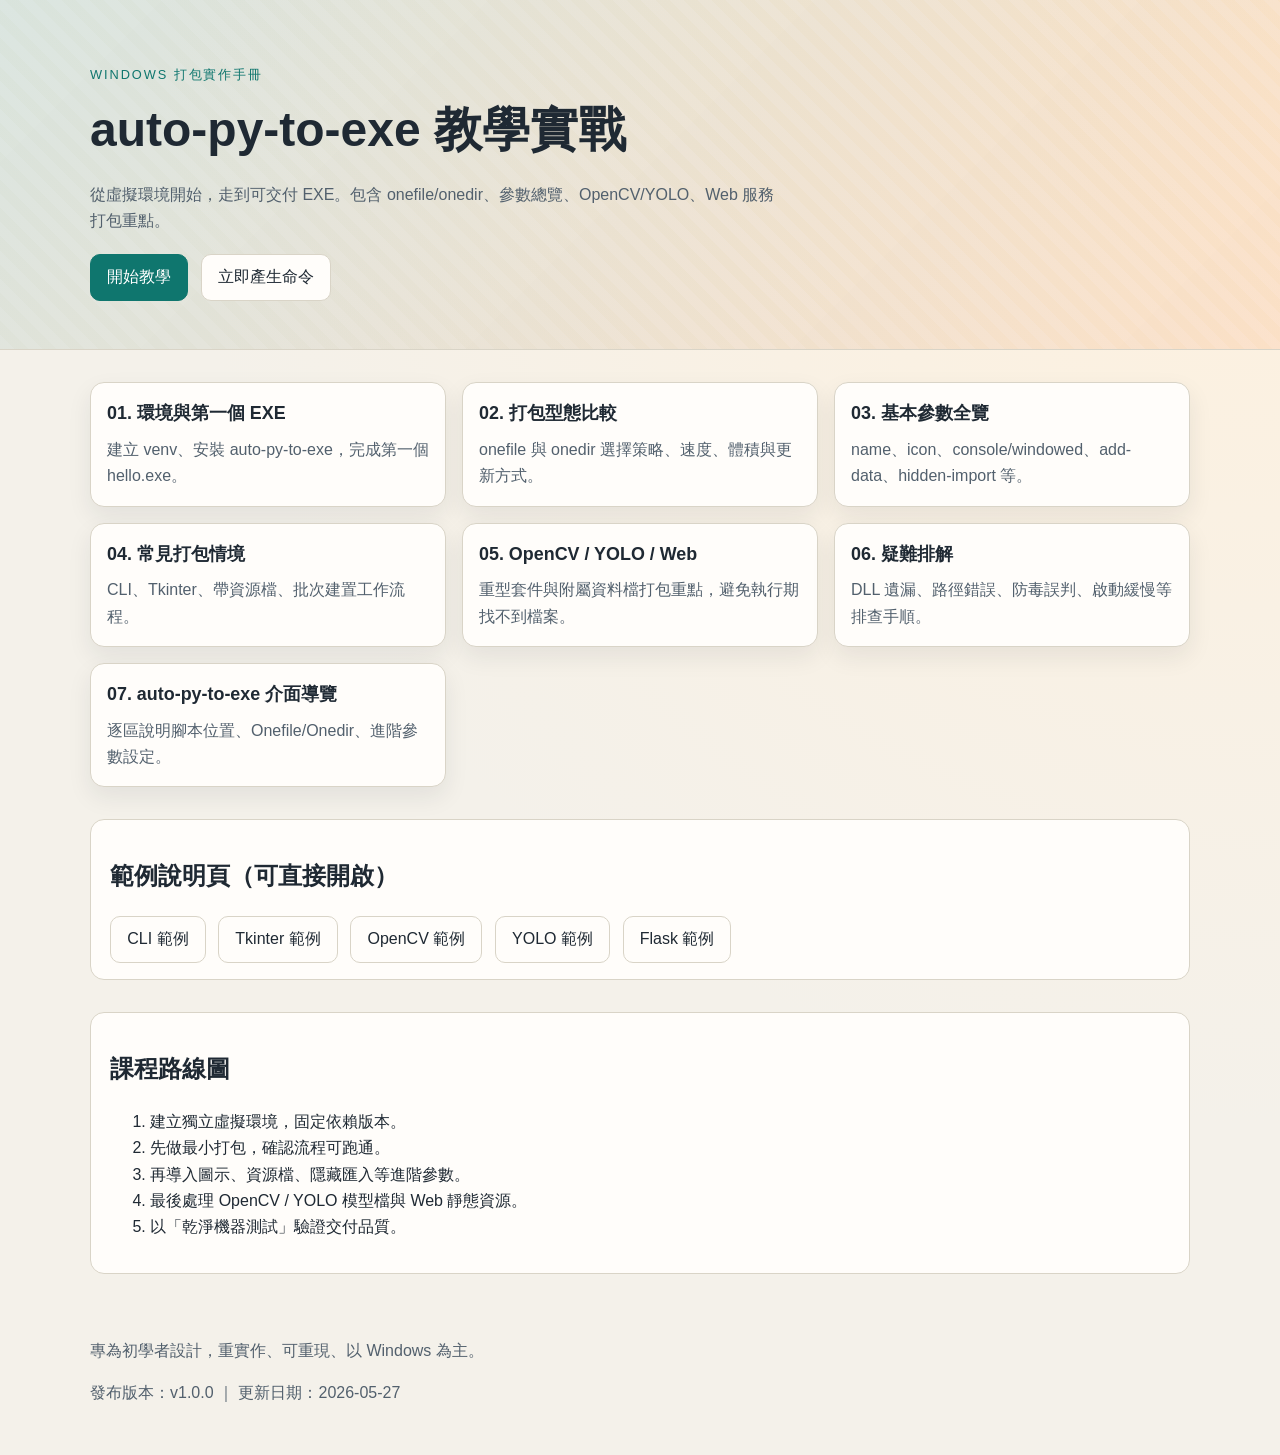
<file: index.html>
<!doctype html>
<html lang="zh-Hant">
  <head>
    <meta charset="UTF-8" />
    <meta name="viewport" content="width=device-width, initial-scale=1.0" />
    <meta
      name="description"
      content="auto-py-to-exe 教學實戰：從虛擬環境到 EXE 打包，涵蓋 onefile/onedir、參數設定、OpenCV/YOLO 與常見問題排查。"
    />

    
    <title>auto-py-to-exe 教學實戰</title>
    <link rel="stylesheet" href="css/style.css" />
  </head>
  <body>
    <header class="hero">
      <div class="container">
        <p class="eyebrow">Windows 打包實作手冊</p>
        <h1>auto-py-to-exe 教學實戰</h1>
        <p class="subtitle">
          從虛擬環境開始，走到可交付 EXE。包含 onefile/onedir、參數總覽、OpenCV/YOLO、Web 服務打包重點。
        </p>
        <div class="hero-actions">
          <a class="btn primary" href="pages/basics.html">開始教學</a>
          <a class="btn" href="pages/parameters.html#command-builder">立即產生命令</a>
        </div>
      </div>
    </header>

    <main class="container">
      <section class="grid cards">
        <a class="card" href="pages/basics.html">
          <h2>01. 環境與第一個 EXE</h2>
          <p>建立 venv、安裝 auto-py-to-exe，完成第一個 hello.exe。</p>
        </a>
        <a class="card" href="pages/packaging.html">
          <h2>02. 打包型態比較</h2>
          <p>onefile 與 onedir 選擇策略、速度、體積與更新方式。</p>
        </a>
        <a class="card" href="pages/parameters.html">
          <h2>03. 基本參數全覽</h2>
          <p>name、icon、console/windowed、add-data、hidden-import 等。</p>
        </a>
        <a class="card" href="pages/scenarios.html">
          <h2>04. 常見打包情境</h2>
          <p>CLI、Tkinter、帶資源檔、批次建置工作流程。</p>
        </a>
        <a class="card" href="pages/heavy-libs.html">
          <h2>05. OpenCV / YOLO / Web</h2>
          <p>重型套件與附屬資料檔打包重點，避免執行期找不到檔案。</p>
        </a>
        <a class="card" href="pages/troubleshooting.html">
          <h2>06. 疑難排解</h2>
          <p>DLL 遺漏、路徑錯誤、防毒誤判、啟動緩慢等排查手順。</p>
        </a>
        <a class="card" href="pages/auto-py-to-exe-ui.html">
          <h2>07. auto-py-to-exe 介面導覽</h2>
          <p>逐區說明腳本位置、Onefile/Onedir、進階參數設定。</p>
        </a>
      </section>

      <section class="panel">
        <h2>範例說明頁（可直接開啟）</h2>
        <div class="hero-actions">
          <a class="btn" href="pages/example-cli.html">CLI 範例</a>
          <a class="btn" href="pages/example-tkinter.html">Tkinter 範例</a>
          <a class="btn" href="pages/example-opencv.html">OpenCV 範例</a>
          <a class="btn" href="pages/example-yolo.html">YOLO 範例</a>
          <a class="btn" href="pages/example-web.html">Flask 範例</a>
        </div>
      </section>

      <section class="panel">
        <h2>課程路線圖</h2>
        <ol>
          <li>建立獨立虛擬環境，固定依賴版本。</li>
          <li>先做最小打包，確認流程可跑通。</li>
          <li>再導入圖示、資源檔、隱藏匯入等進階參數。</li>
          <li>最後處理 OpenCV / YOLO 模型檔與 Web 靜態資源。</li>
          <li>以「乾淨機器測試」驗證交付品質。</li>
        </ol>
      </section>
    </main>

    <footer class="container footer">
      <p>專為初學者設計，重實作、可重現、以 Windows 為主。</p>
      <p>發布版本：v1.0.0 ｜ 更新日期：2026-05-27</p>
    </footer>
  </body>
</html>
</file>
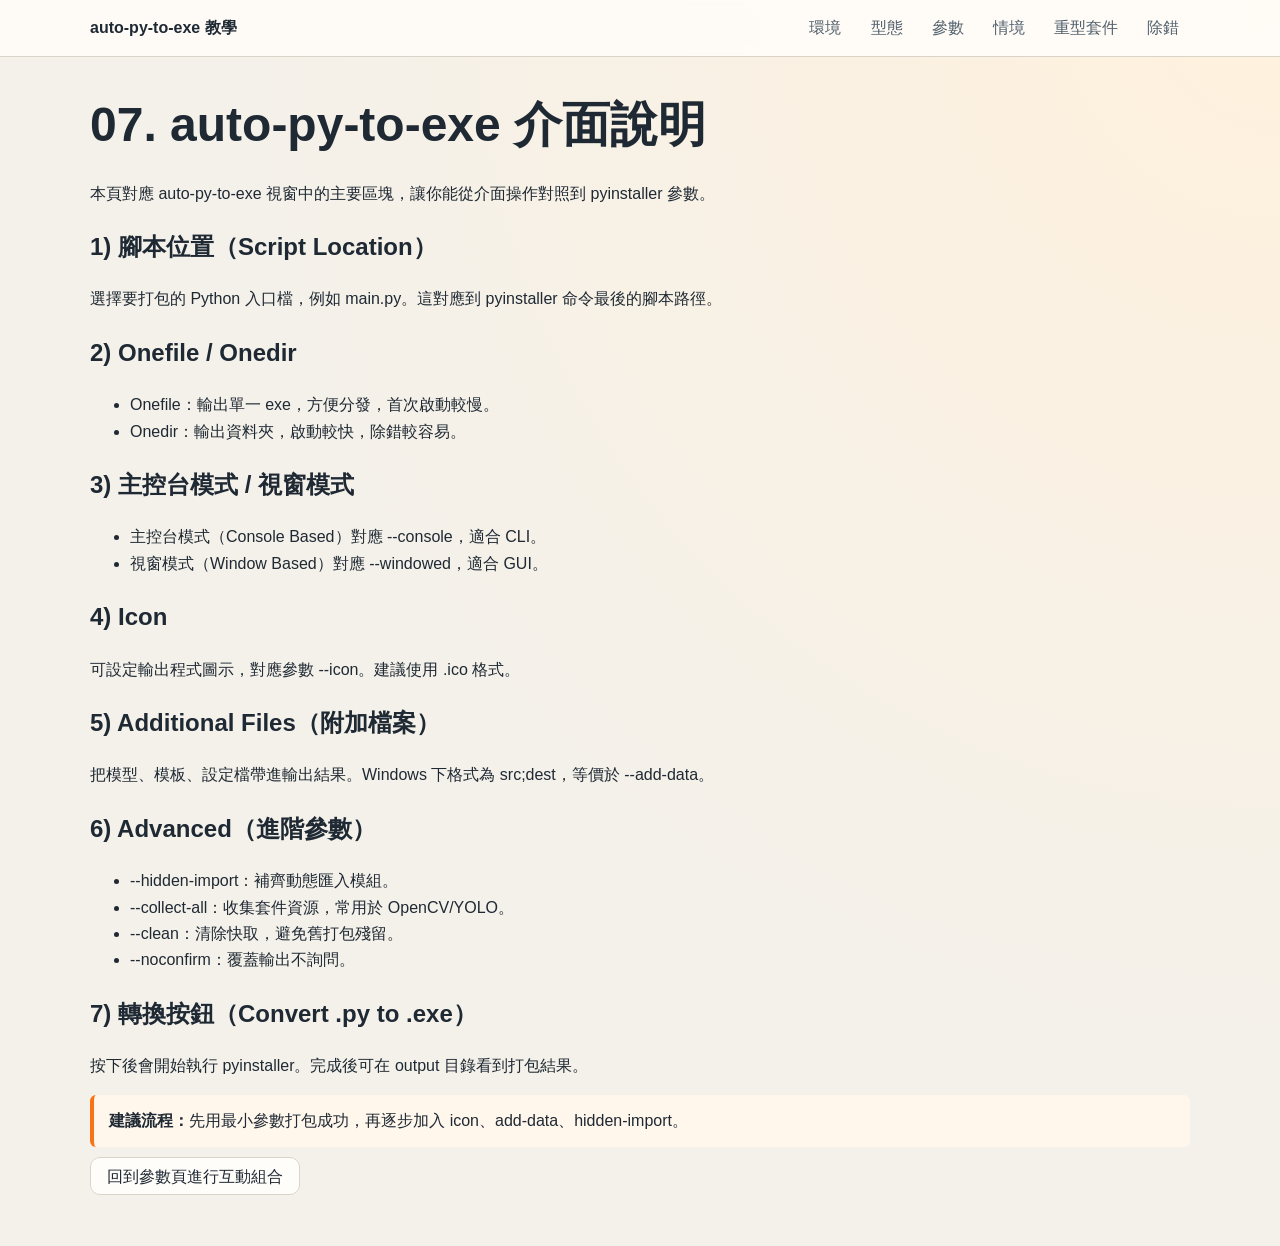
<file: pages/auto-py-to-exe-ui.html>
<!doctype html>
<html lang="zh-Hant">
  <head>
    <meta charset="UTF-8" />
    <meta name="viewport" content="width=device-width, initial-scale=1.0" />
    <title>07. auto-py-to-exe 介面導覽</title>
    <link rel="stylesheet" href="../css/style.css" />
    <script defer src="../js/main.js"></script>
  </head>
  <body>
    <nav class="top-nav">
      <div class="container nav-wrap">
        <a class="nav-brand" href="../index.html">auto-py-to-exe 教學</a>
        <div class="nav-links">
          <a href="basics.html">環境</a>
          <a href="packaging.html">型態</a>
          <a href="parameters.html">參數</a>
          <a href="scenarios.html">情境</a>
          <a href="heavy-libs.html">重型套件</a>
          <a href="troubleshooting.html">除錯</a>
        </div>
      </div>
    </nav>

    <main class="container content">
      <h1>07. auto-py-to-exe 介面說明</h1>
      <p>本頁對應 auto-py-to-exe 視窗中的主要區塊，讓你能從介面操作對照到 pyinstaller 參數。</p>

      <h2>1) 腳本位置（Script Location）</h2>
      <p>選擇要打包的 Python 入口檔，例如 main.py。這對應到 pyinstaller 命令最後的腳本路徑。</p>

      <h2>2) Onefile / Onedir</h2>
      <ul>
        <li>Onefile：輸出單一 exe，方便分發，首次啟動較慢。</li>
        <li>Onedir：輸出資料夾，啟動較快，除錯較容易。</li>
      </ul>

      <h2>3) 主控台模式 / 視窗模式</h2>
      <ul>
        <li>主控台模式（Console Based）對應 --console，適合 CLI。</li>
        <li>視窗模式（Window Based）對應 --windowed，適合 GUI。</li>
      </ul>

      <h2>4) Icon</h2>
      <p>可設定輸出程式圖示，對應參數 --icon。建議使用 .ico 格式。</p>

      <h2>5) Additional Files（附加檔案）</h2>
      <p>把模型、模板、設定檔帶進輸出結果。Windows 下格式為 src;dest，等價於 --add-data。</p>

      <h2>6) Advanced（進階參數）</h2>
      <ul>
        <li>--hidden-import：補齊動態匯入模組。</li>
        <li>--collect-all：收集套件資源，常用於 OpenCV/YOLO。</li>
        <li>--clean：清除快取，避免舊打包殘留。</li>
        <li>--noconfirm：覆蓋輸出不詢問。</li>
      </ul>

      <h2>7) 轉換按鈕（Convert .py to .exe）</h2>
      <p>按下後會開始執行 pyinstaller。完成後可在 output 目錄看到打包結果。</p>

      <div class="callout">
        <strong>建議流程：</strong>先用最小參數打包成功，再逐步加入 icon、add-data、hidden-import。
      </div>

      <p><a class="btn" href="parameters.html">回到參數頁進行互動組合</a></p>
    </main>
  </body>
</html>
</file>
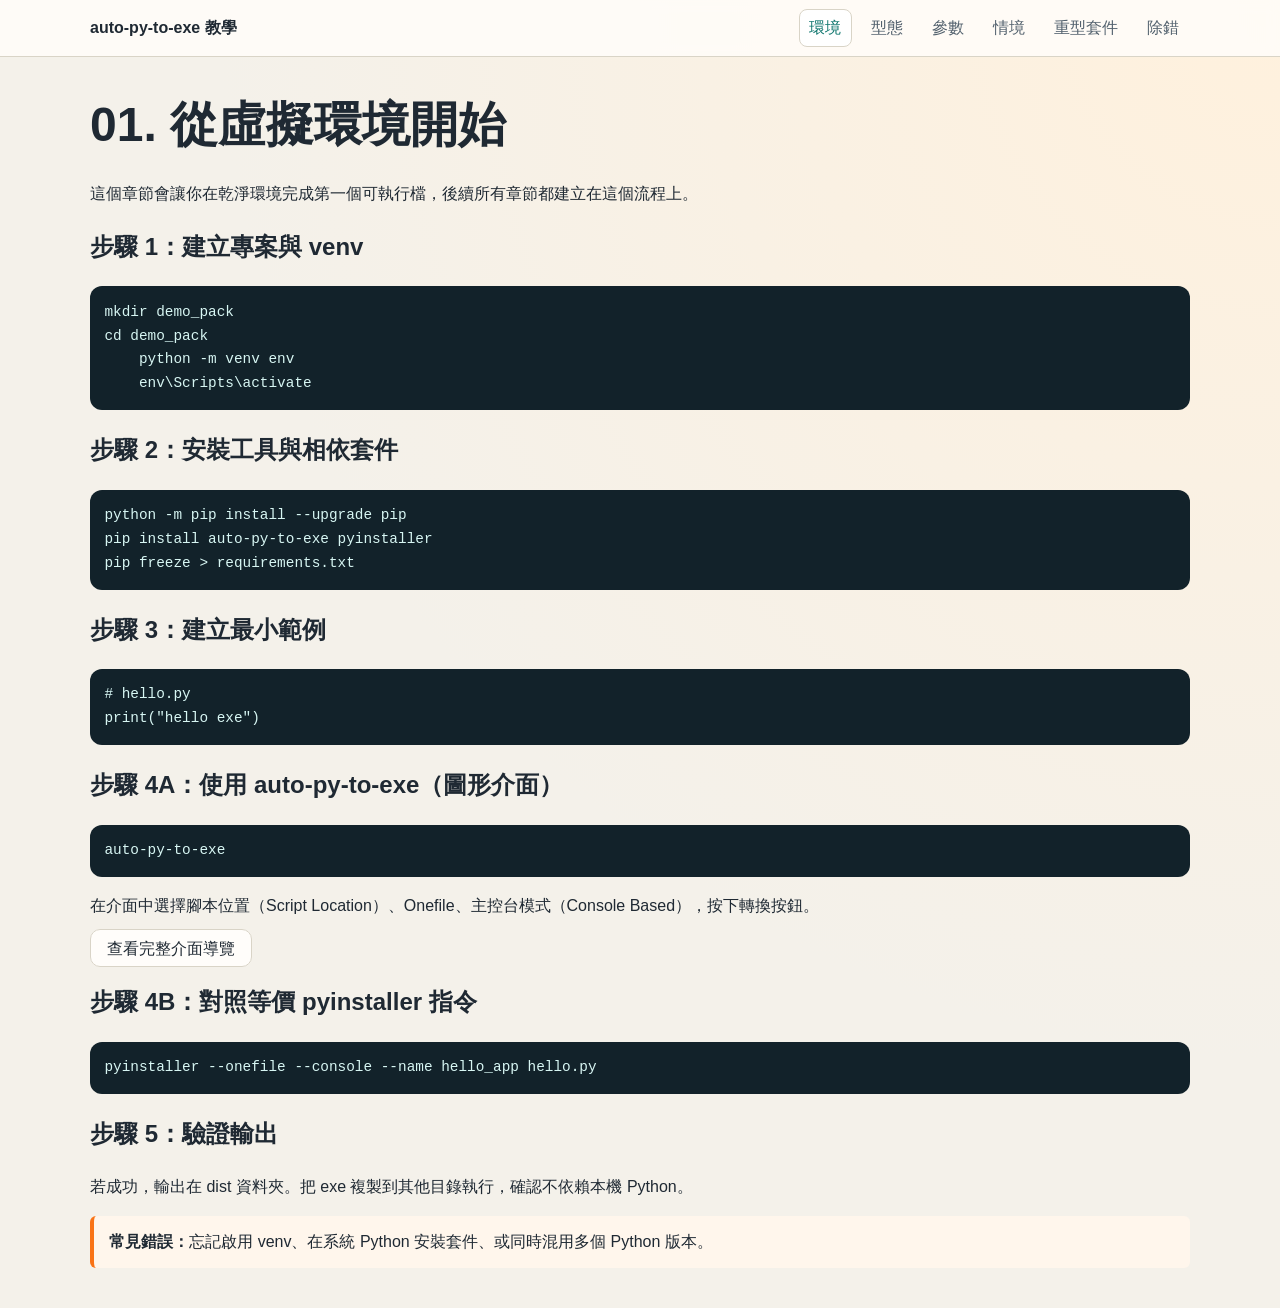
<file: pages/basics.html>
<!doctype html>
<html lang="zh-Hant">
  <head>
    <meta charset="UTF-8" />
    <meta name="viewport" content="width=device-width, initial-scale=1.0" />
    <title>01. 環境與第一個 EXE</title>
    <link rel="stylesheet" href="../css/style.css" />
    <script defer src="../js/main.js"></script>
  </head>
  <body>
    <nav class="top-nav">
      <div class="container nav-wrap">
        <a class="nav-brand" href="../index.html">auto-py-to-exe 教學</a>
        <div class="nav-links">
          <a href="basics.html">環境</a>
          <a href="packaging.html">型態</a>
          <a href="parameters.html">參數</a>
          <a href="scenarios.html">情境</a>
          <a href="heavy-libs.html">重型套件</a>
          <a href="troubleshooting.html">除錯</a>
        </div>
      </div>
    </nav>

    <main class="container content">
      <h1>01. 從虛擬環境開始</h1>
      <p>這個章節會讓你在乾淨環境完成第一個可執行檔，後續所有章節都建立在這個流程上。</p>

      <h2>步驟 1：建立專案與 venv</h2>
      <pre class="code-block">mkdir demo_pack
cd demo_pack
    python -m venv env
    env\Scripts\activate</pre>

      <h2>步驟 2：安裝工具與相依套件</h2>
      <pre class="code-block">python -m pip install --upgrade pip
pip install auto-py-to-exe pyinstaller
pip freeze &gt; requirements.txt</pre>

      <h2>步驟 3：建立最小範例</h2>
      <pre class="code-block"># hello.py
print("hello exe")</pre>

      <h2>步驟 4A：使用 auto-py-to-exe（圖形介面）</h2>
      <pre class="code-block">auto-py-to-exe</pre>
      <p>在介面中選擇腳本位置（Script Location）、Onefile、主控台模式（Console Based），按下轉換按鈕。</p>
      <p><a class="btn" href="auto-py-to-exe-ui.html">查看完整介面導覽</a></p>

      <h2>步驟 4B：對照等價 pyinstaller 指令</h2>
      <pre class="code-block">pyinstaller --onefile --console --name hello_app hello.py</pre>

      <h2>步驟 5：驗證輸出</h2>
      <p>若成功，輸出在 dist 資料夾。把 exe 複製到其他目錄執行，確認不依賴本機 Python。</p>

      <div class="callout">
        <strong>常見錯誤：</strong>忘記啟用 venv、在系統 Python 安裝套件、或同時混用多個 Python 版本。
      </div>
    </main>
  </body>
</html>
</file>
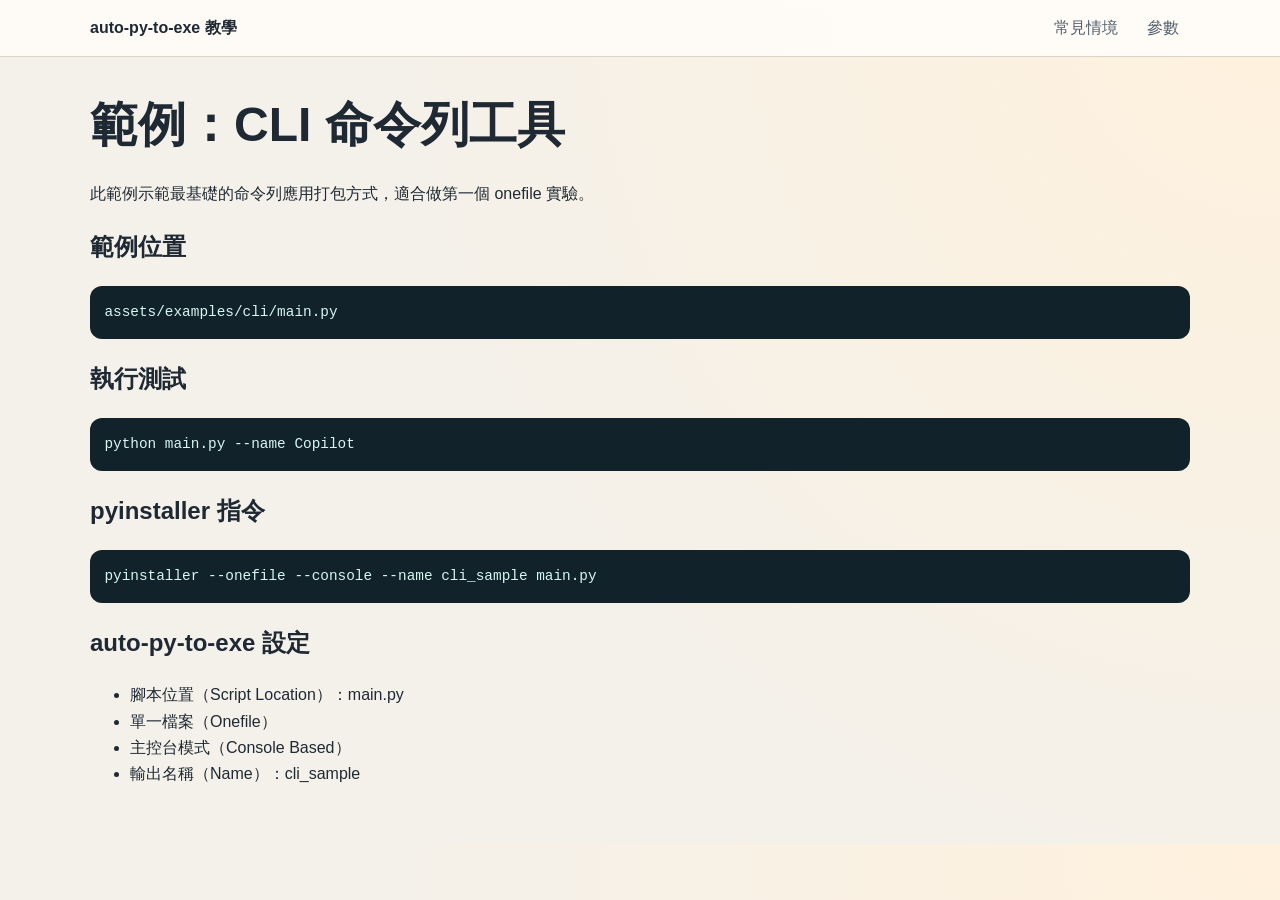
<file: pages/example-cli.html>
<!doctype html>
<html lang="zh-Hant">
  <head>
    <meta charset="UTF-8" />
    <meta name="viewport" content="width=device-width, initial-scale=1.0" />
    <title>範例：CLI</title>
    <link rel="stylesheet" href="../css/style.css" />
    <script defer src="../js/main.js"></script>
  </head>
  <body>
    <nav class="top-nav">
      <div class="container nav-wrap">
        <a class="nav-brand" href="../index.html">auto-py-to-exe 教學</a>
        <div class="nav-links">
          <a href="scenarios.html">常見情境</a>
          <a href="parameters.html">參數</a>
        </div>
      </div>
    </nav>

    <main class="container content">
      <h1>範例：CLI 命令列工具</h1>
      <p>此範例示範最基礎的命令列應用打包方式，適合做第一個 onefile 實驗。</p>

      <h2>範例位置</h2>
      <pre class="code-block">assets/examples/cli/main.py</pre>

      <h2>執行測試</h2>
      <pre class="code-block">python main.py --name Copilot</pre>

      <h2>pyinstaller 指令</h2>
      <pre class="code-block">pyinstaller --onefile --console --name cli_sample main.py</pre>

      <h2>auto-py-to-exe 設定</h2>
      <ul>
        <li>腳本位置（Script Location）：main.py</li>
        <li>單一檔案（Onefile）</li>
        <li>主控台模式（Console Based）</li>
        <li>輸出名稱（Name）：cli_sample</li>
      </ul>
    </main>
  </body>
</html>
</file>
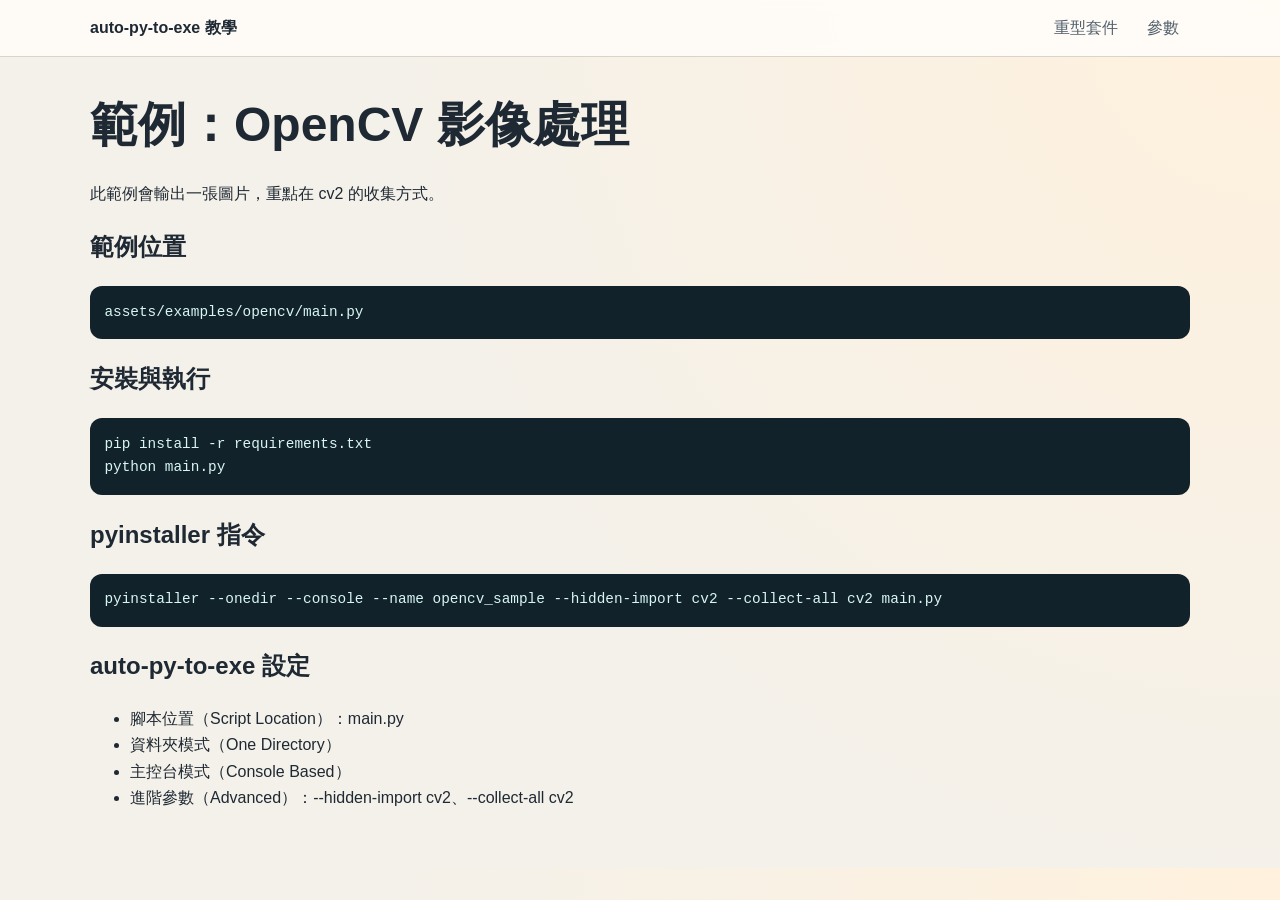
<file: pages/example-opencv.html>
<!doctype html>
<html lang="zh-Hant">
  <head>
    <meta charset="UTF-8" />
    <meta name="viewport" content="width=device-width, initial-scale=1.0" />
    <title>範例：OpenCV</title>
    <link rel="stylesheet" href="../css/style.css" />
    <script defer src="../js/main.js"></script>
  </head>
  <body>
    <nav class="top-nav">
      <div class="container nav-wrap">
        <a class="nav-brand" href="../index.html">auto-py-to-exe 教學</a>
        <div class="nav-links">
          <a href="heavy-libs.html">重型套件</a>
          <a href="parameters.html">參數</a>
        </div>
      </div>
    </nav>

    <main class="container content">
      <h1>範例：OpenCV 影像處理</h1>
      <p>此範例會輸出一張圖片，重點在 cv2 的收集方式。</p>

      <h2>範例位置</h2>
      <pre class="code-block">assets/examples/opencv/main.py</pre>

      <h2>安裝與執行</h2>
      <pre class="code-block">pip install -r requirements.txt
python main.py</pre>

      <h2>pyinstaller 指令</h2>
      <pre class="code-block">pyinstaller --onedir --console --name opencv_sample --hidden-import cv2 --collect-all cv2 main.py</pre>

      <h2>auto-py-to-exe 設定</h2>
      <ul>
        <li>腳本位置（Script Location）：main.py</li>
        <li>資料夾模式（One Directory）</li>
        <li>主控台模式（Console Based）</li>
        <li>進階參數（Advanced）：--hidden-import cv2、--collect-all cv2</li>
      </ul>
    </main>
  </body>
</html>
</file>
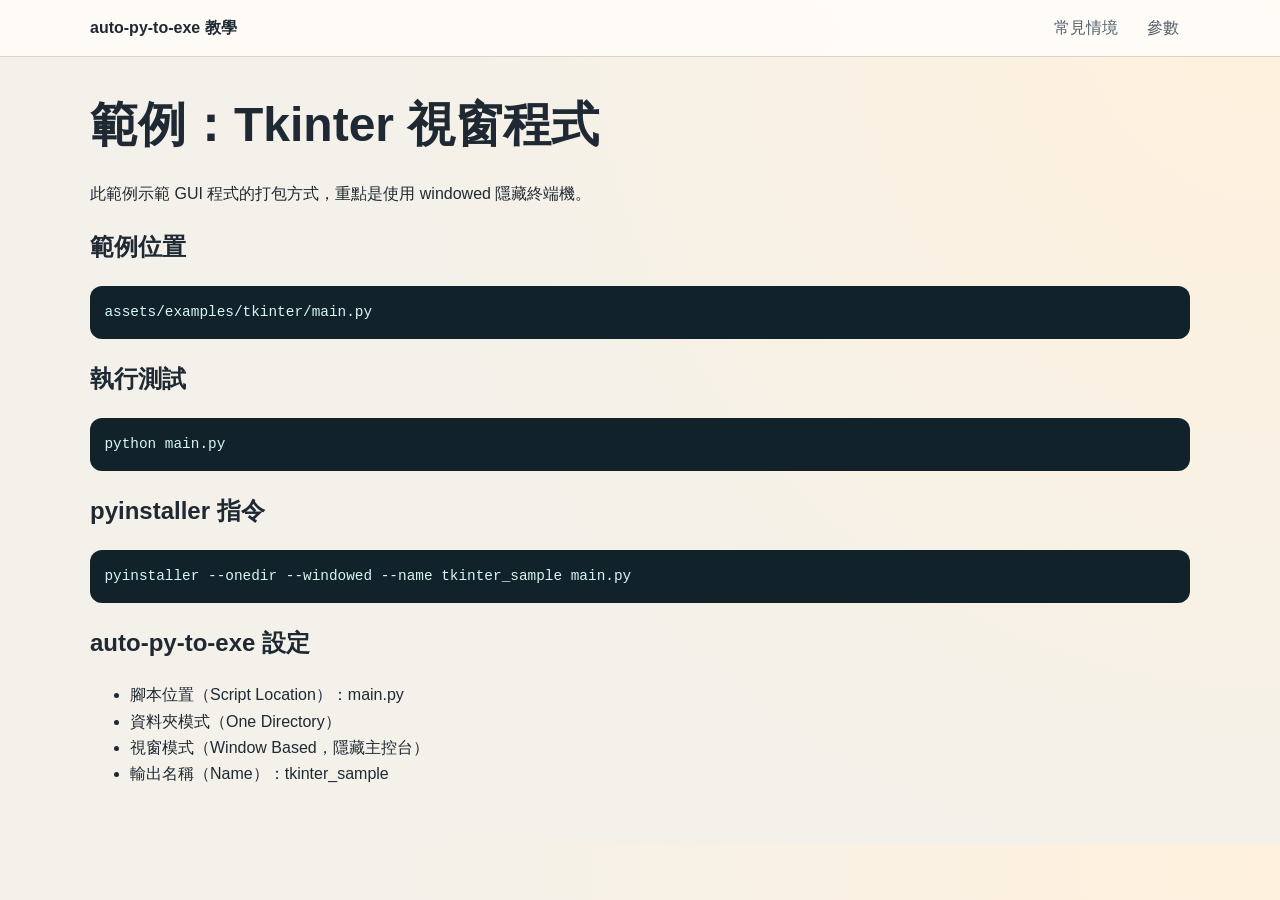
<file: pages/example-tkinter.html>
<!doctype html>
<html lang="zh-Hant">
  <head>
    <meta charset="UTF-8" />
    <meta name="viewport" content="width=device-width, initial-scale=1.0" />
    <title>範例：Tkinter</title>
    <link rel="stylesheet" href="../css/style.css" />
    <script defer src="../js/main.js"></script>
  </head>
  <body>
    <nav class="top-nav">
      <div class="container nav-wrap">
        <a class="nav-brand" href="../index.html">auto-py-to-exe 教學</a>
        <div class="nav-links">
          <a href="scenarios.html">常見情境</a>
          <a href="parameters.html">參數</a>
        </div>
      </div>
    </nav>

    <main class="container content">
      <h1>範例：Tkinter 視窗程式</h1>
      <p>此範例示範 GUI 程式的打包方式，重點是使用 windowed 隱藏終端機。</p>

      <h2>範例位置</h2>
      <pre class="code-block">assets/examples/tkinter/main.py</pre>

      <h2>執行測試</h2>
      <pre class="code-block">python main.py</pre>

      <h2>pyinstaller 指令</h2>
      <pre class="code-block">pyinstaller --onedir --windowed --name tkinter_sample main.py</pre>

      <h2>auto-py-to-exe 設定</h2>
      <ul>
        <li>腳本位置（Script Location）：main.py</li>
        <li>資料夾模式（One Directory）</li>
        <li>視窗模式（Window Based，隱藏主控台）</li>
        <li>輸出名稱（Name）：tkinter_sample</li>
      </ul>
    </main>
  </body>
</html>
</file>
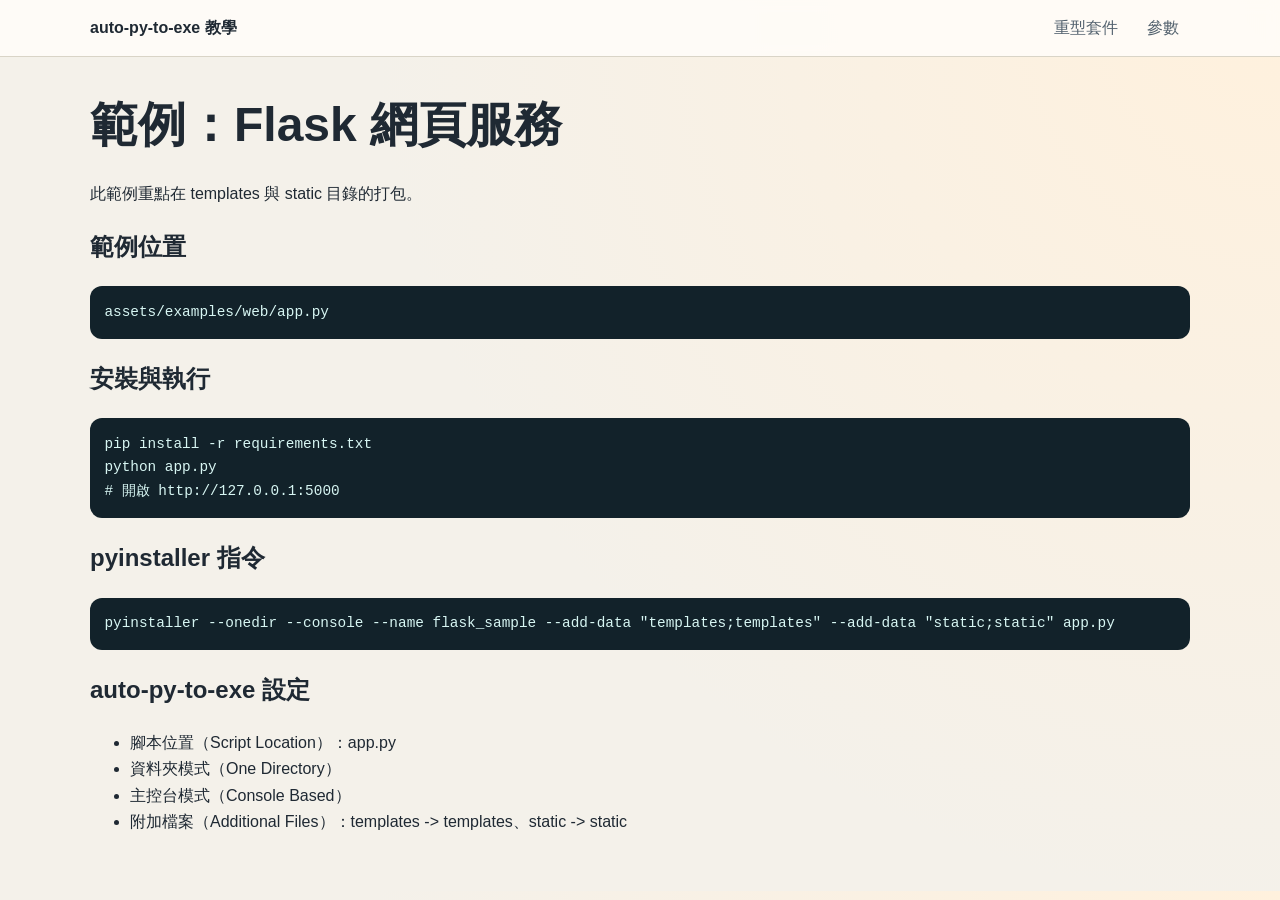
<file: pages/example-web.html>
<!doctype html>
<html lang="zh-Hant">
  <head>
    <meta charset="UTF-8" />
    <meta name="viewport" content="width=device-width, initial-scale=1.0" />
    <title>範例：Flask</title>
    <link rel="stylesheet" href="../css/style.css" />
    <script defer src="../js/main.js"></script>
  </head>
  <body>
    <nav class="top-nav">
      <div class="container nav-wrap">
        <a class="nav-brand" href="../index.html">auto-py-to-exe 教學</a>
        <div class="nav-links">
          <a href="heavy-libs.html">重型套件</a>
          <a href="parameters.html">參數</a>
        </div>
      </div>
    </nav>

    <main class="container content">
      <h1>範例：Flask 網頁服務</h1>
      <p>此範例重點在 templates 與 static 目錄的打包。</p>

      <h2>範例位置</h2>
      <pre class="code-block">assets/examples/web/app.py</pre>

      <h2>安裝與執行</h2>
      <pre class="code-block">pip install -r requirements.txt
python app.py
# 開啟 http://127.0.0.1:5000</pre>

      <h2>pyinstaller 指令</h2>
      <pre class="code-block">pyinstaller --onedir --console --name flask_sample --add-data "templates;templates" --add-data "static;static" app.py</pre>

      <h2>auto-py-to-exe 設定</h2>
      <ul>
        <li>腳本位置（Script Location）：app.py</li>
        <li>資料夾模式（One Directory）</li>
        <li>主控台模式（Console Based）</li>
        <li>附加檔案（Additional Files）：templates -> templates、static -> static</li>
      </ul>
    </main>
  </body>
</html>
</file>
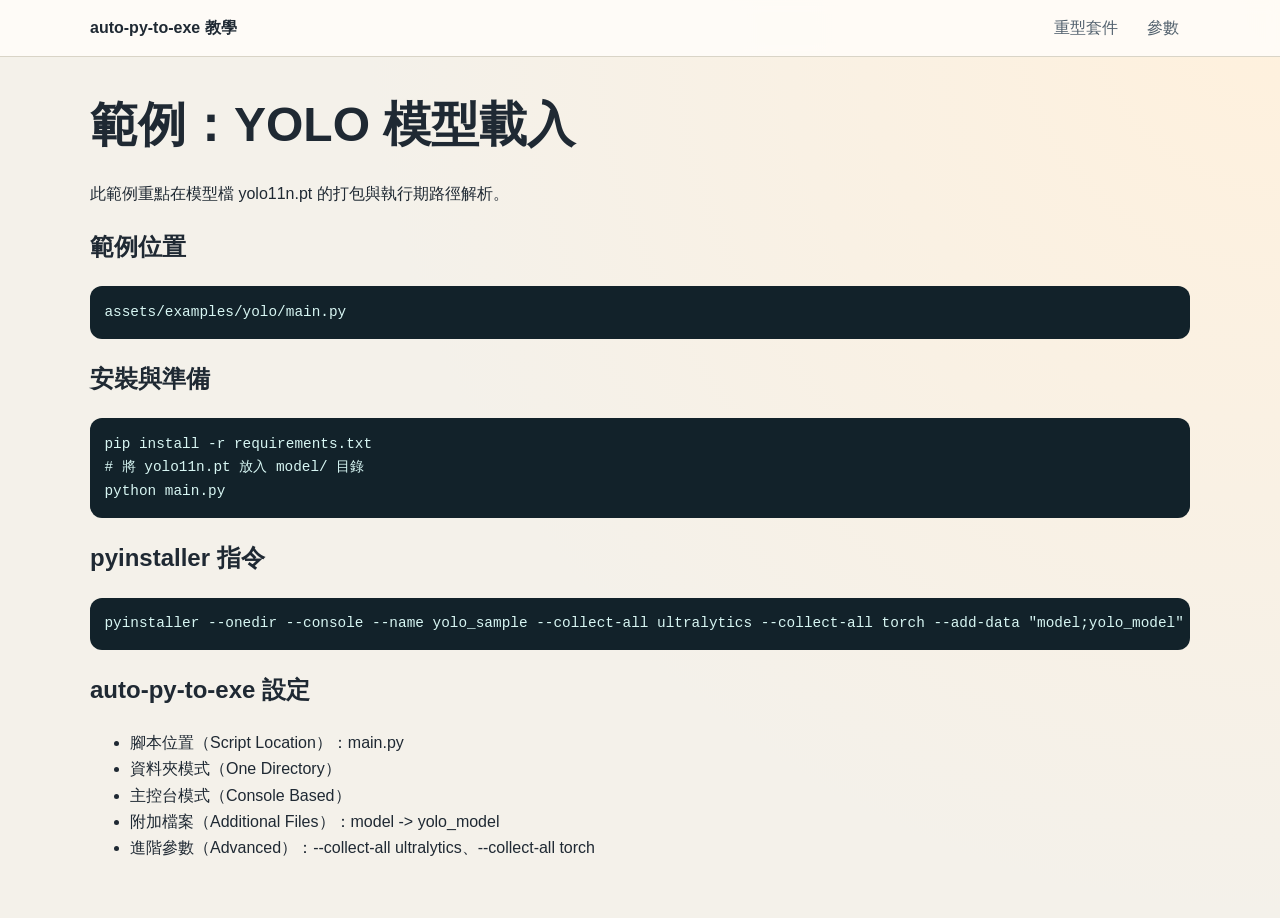
<file: pages/example-yolo.html>
<!doctype html>
<html lang="zh-Hant">
  <head>
    <meta charset="UTF-8" />
    <meta name="viewport" content="width=device-width, initial-scale=1.0" />
    <title>範例：YOLO</title>
    <link rel="stylesheet" href="../css/style.css" />
    <script defer src="../js/main.js"></script>
  </head>
  <body>
    <nav class="top-nav">
      <div class="container nav-wrap">
        <a class="nav-brand" href="../index.html">auto-py-to-exe 教學</a>
        <div class="nav-links">
          <a href="heavy-libs.html">重型套件</a>
          <a href="parameters.html">參數</a>
        </div>
      </div>
    </nav>

    <main class="container content">
      <h1>範例：YOLO 模型載入</h1>
      <p>此範例重點在模型檔 yolo11n.pt 的打包與執行期路徑解析。</p>

      <h2>範例位置</h2>
      <pre class="code-block">assets/examples/yolo/main.py</pre>

      <h2>安裝與準備</h2>
      <pre class="code-block">pip install -r requirements.txt
# 將 yolo11n.pt 放入 model/ 目錄
python main.py</pre>

      <h2>pyinstaller 指令</h2>
      <pre class="code-block">pyinstaller --onedir --console --name yolo_sample --collect-all ultralytics --collect-all torch --add-data "model;yolo_model" main.py</pre>

      <h2>auto-py-to-exe 設定</h2>
      <ul>
        <li>腳本位置（Script Location）：main.py</li>
        <li>資料夾模式（One Directory）</li>
        <li>主控台模式（Console Based）</li>
        <li>附加檔案（Additional Files）：model -> yolo_model</li>
        <li>進階參數（Advanced）：--collect-all ultralytics、--collect-all torch</li>
      </ul>
    </main>
  </body>
</html>
</file>
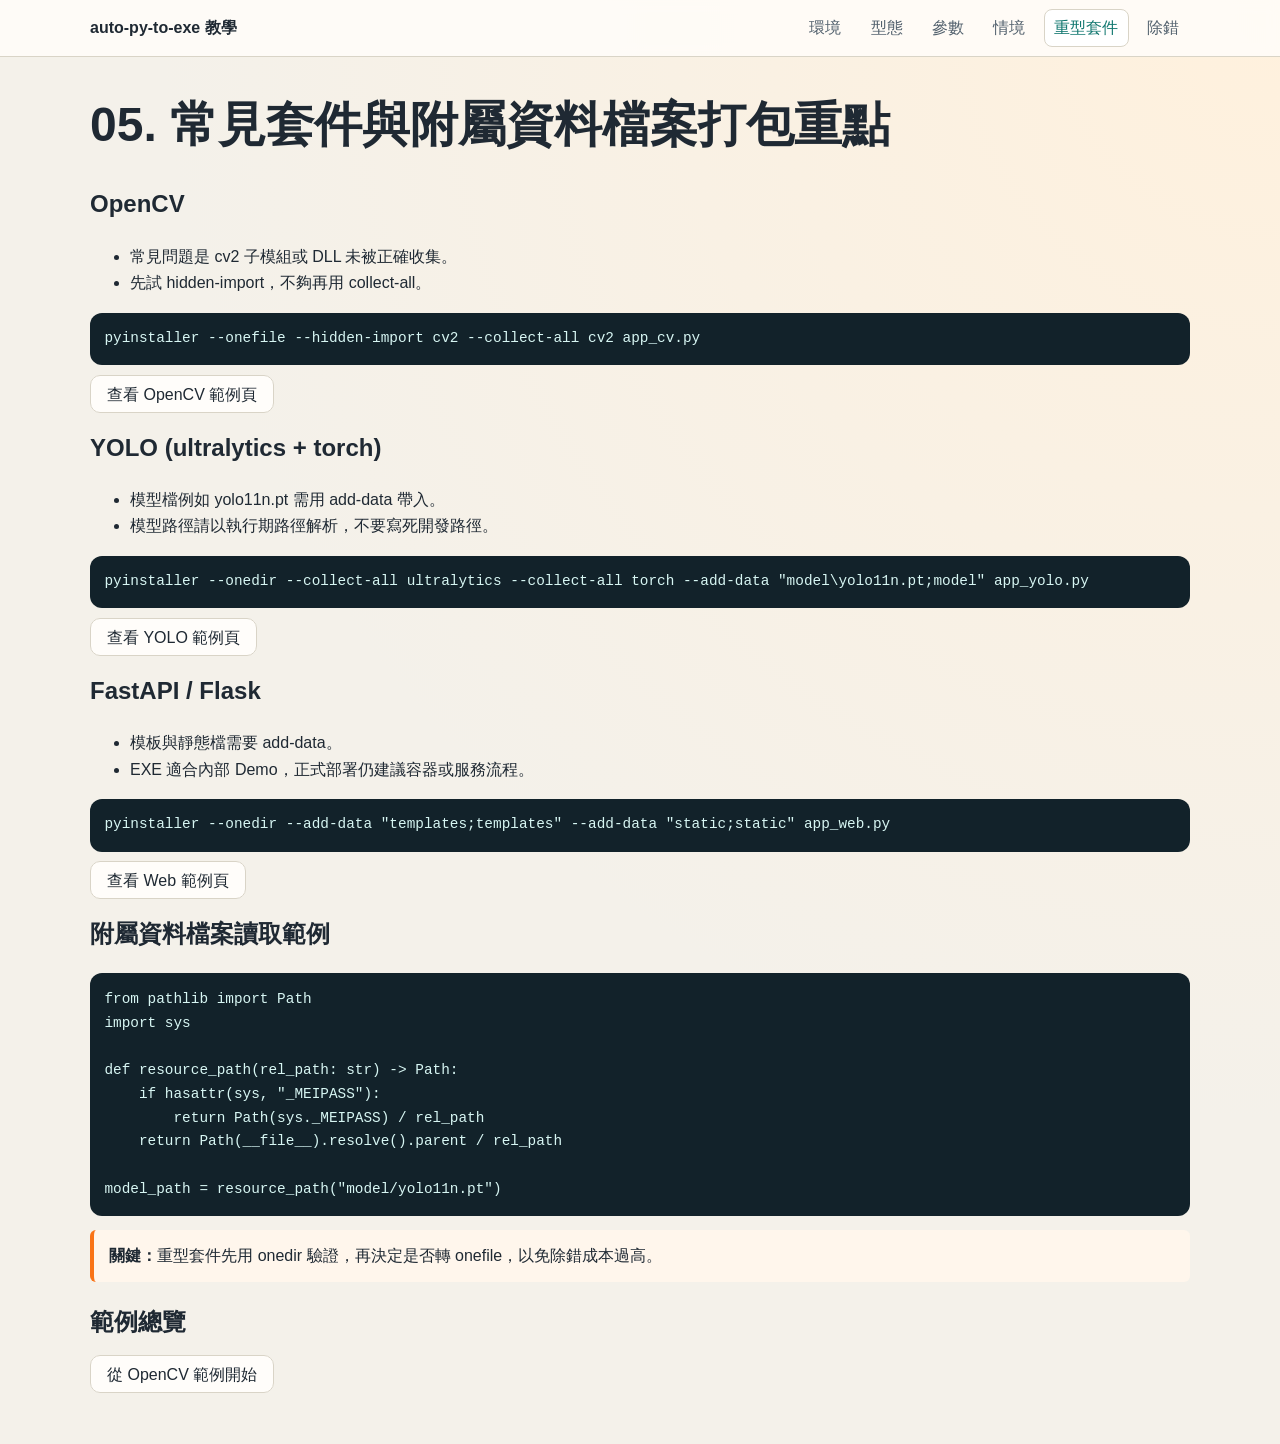
<file: pages/heavy-libs.html>
<!doctype html>
<html lang="zh-Hant">
  <head>
    <meta charset="UTF-8" />
    <meta name="viewport" content="width=device-width, initial-scale=1.0" />
    <title>05. OpenCV / YOLO / Web 打包重點</title>
    <link rel="stylesheet" href="../css/style.css" />
    <script defer src="../js/main.js"></script>
  </head>
  <body>
    <nav class="top-nav">
      <div class="container nav-wrap">
        <a class="nav-brand" href="../index.html">auto-py-to-exe 教學</a>
        <div class="nav-links">
          <a href="basics.html">環境</a>
          <a href="packaging.html">型態</a>
          <a href="parameters.html">參數</a>
          <a href="scenarios.html">情境</a>
          <a href="heavy-libs.html">重型套件</a>
          <a href="troubleshooting.html">除錯</a>
        </div>
      </div>
    </nav>

    <main class="container content">
      <h1>05. 常見套件與附屬資料檔案打包重點</h1>

      <h2>OpenCV</h2>
      <ul>
        <li>常見問題是 cv2 子模組或 DLL 未被正確收集。</li>
        <li>先試 hidden-import，不夠再用 collect-all。</li>
      </ul>
      <pre class="code-block">pyinstaller --onefile --hidden-import cv2 --collect-all cv2 app_cv.py</pre>
      <p><a class="btn" href="example-opencv.html">查看 OpenCV 範例頁</a></p>

      <h2>YOLO (ultralytics + torch)</h2>
      <ul>
        <li>模型檔例如 yolo11n.pt 需用 add-data 帶入。</li>
        <li>模型路徑請以執行期路徑解析，不要寫死開發路徑。</li>
      </ul>
      <pre class="code-block">pyinstaller --onedir --collect-all ultralytics --collect-all torch --add-data "model\yolo11n.pt;model" app_yolo.py</pre>
      <p><a class="btn" href="example-yolo.html">查看 YOLO 範例頁</a></p>

      <h2>FastAPI / Flask</h2>
      <ul>
        <li>模板與靜態檔需要 add-data。</li>
        <li>EXE 適合內部 Demo，正式部署仍建議容器或服務流程。</li>
      </ul>
      <pre class="code-block">pyinstaller --onedir --add-data "templates;templates" --add-data "static;static" app_web.py</pre>
      <p><a class="btn" href="example-web.html">查看 Web 範例頁</a></p>

      <h2>附屬資料檔案讀取範例</h2>
      <pre class="code-block">from pathlib import Path
import sys

def resource_path(rel_path: str) -> Path:
    if hasattr(sys, "_MEIPASS"):
        return Path(sys._MEIPASS) / rel_path
    return Path(__file__).resolve().parent / rel_path

model_path = resource_path("model/yolo11n.pt")</pre>

      <div class="callout">
        <strong>關鍵：</strong>重型套件先用 onedir 驗證，再決定是否轉 onefile，以免除錯成本過高。
      </div>

      <h2>範例總覽</h2>
      <p><a class="btn" href="example-opencv.html">從 OpenCV 範例開始</a></p>
    </main>
  </body>
</html>
</file>
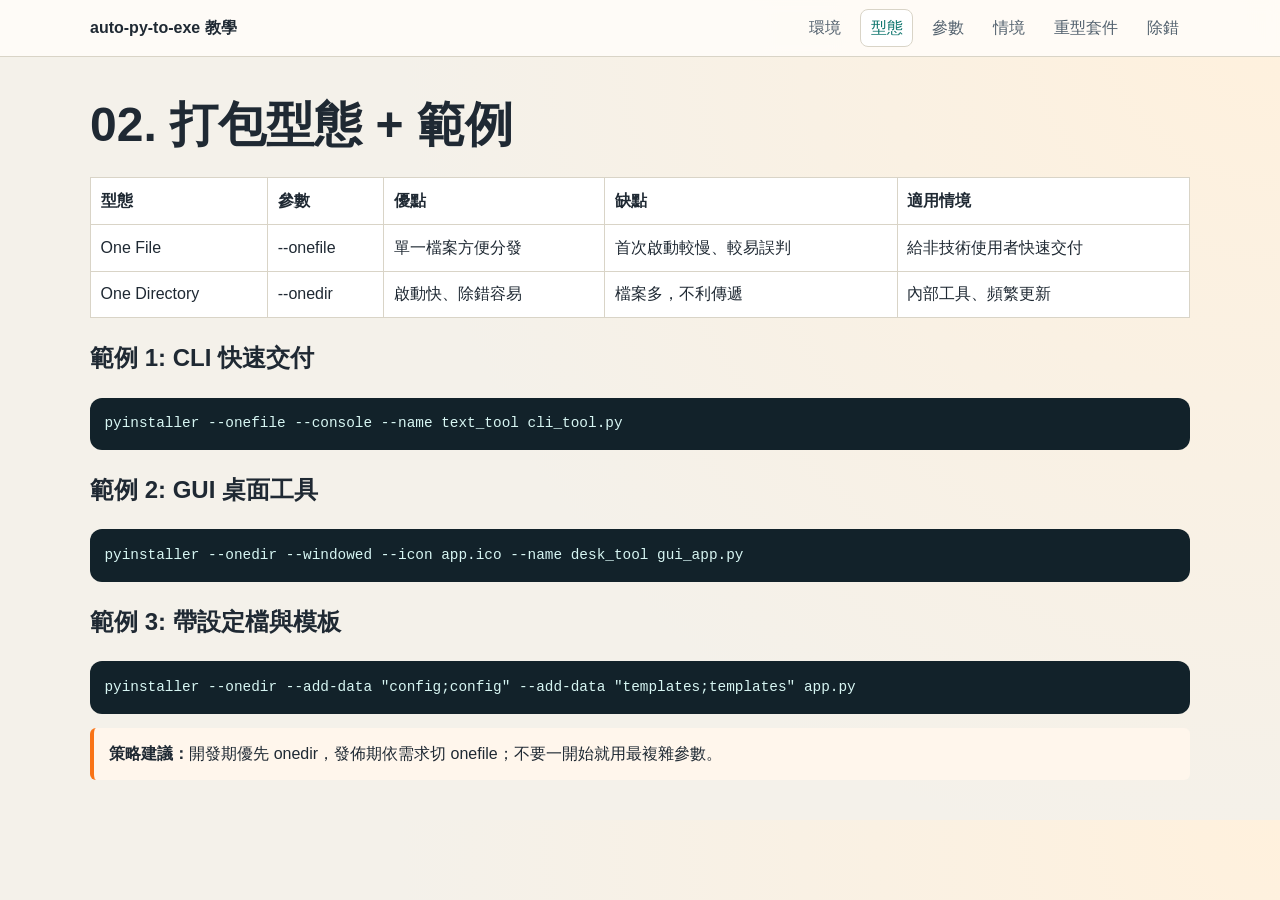
<file: pages/packaging.html>
<!doctype html>
<html lang="zh-Hant">
  <head>
    <meta charset="UTF-8" />
    <meta name="viewport" content="width=device-width, initial-scale=1.0" />
    <title>02. 打包型態比較</title>
    <link rel="stylesheet" href="../css/style.css" />
    <script defer src="../js/main.js"></script>
  </head>
  <body>
    <nav class="top-nav">
      <div class="container nav-wrap">
        <a class="nav-brand" href="../index.html">auto-py-to-exe 教學</a>
        <div class="nav-links">
          <a href="basics.html">環境</a>
          <a href="packaging.html">型態</a>
          <a href="parameters.html">參數</a>
          <a href="scenarios.html">情境</a>
          <a href="heavy-libs.html">重型套件</a>
          <a href="troubleshooting.html">除錯</a>
        </div>
      </div>
    </nav>

    <main class="container content">
      <h1>02. 打包型態 + 範例</h1>

      <div class="table-wrap">
        <table>
          <thead>
            <tr>
              <th>型態</th>
              <th>參數</th>
              <th>優點</th>
              <th>缺點</th>
              <th>適用情境</th>
            </tr>
          </thead>
          <tbody>
            <tr>
              <td>One File</td>
              <td>--onefile</td>
              <td>單一檔案方便分發</td>
              <td>首次啟動較慢、較易誤判</td>
              <td>給非技術使用者快速交付</td>
            </tr>
            <tr>
              <td>One Directory</td>
              <td>--onedir</td>
              <td>啟動快、除錯容易</td>
              <td>檔案多，不利傳遞</td>
              <td>內部工具、頻繁更新</td>
            </tr>
          </tbody>
        </table>
      </div>

      <h2>範例 1: CLI 快速交付</h2>
      <pre class="code-block">pyinstaller --onefile --console --name text_tool cli_tool.py</pre>

      <h2>範例 2: GUI 桌面工具</h2>
      <pre class="code-block">pyinstaller --onedir --windowed --icon app.ico --name desk_tool gui_app.py</pre>

      <h2>範例 3: 帶設定檔與模板</h2>
      <pre class="code-block">pyinstaller --onedir --add-data "config;config" --add-data "templates;templates" app.py</pre>

      <div class="callout">
        <strong>策略建議：</strong>開發期優先 onedir，發佈期依需求切 onefile；不要一開始就用最複雜參數。
      </div>
    </main>
  </body>
</html>
</file>
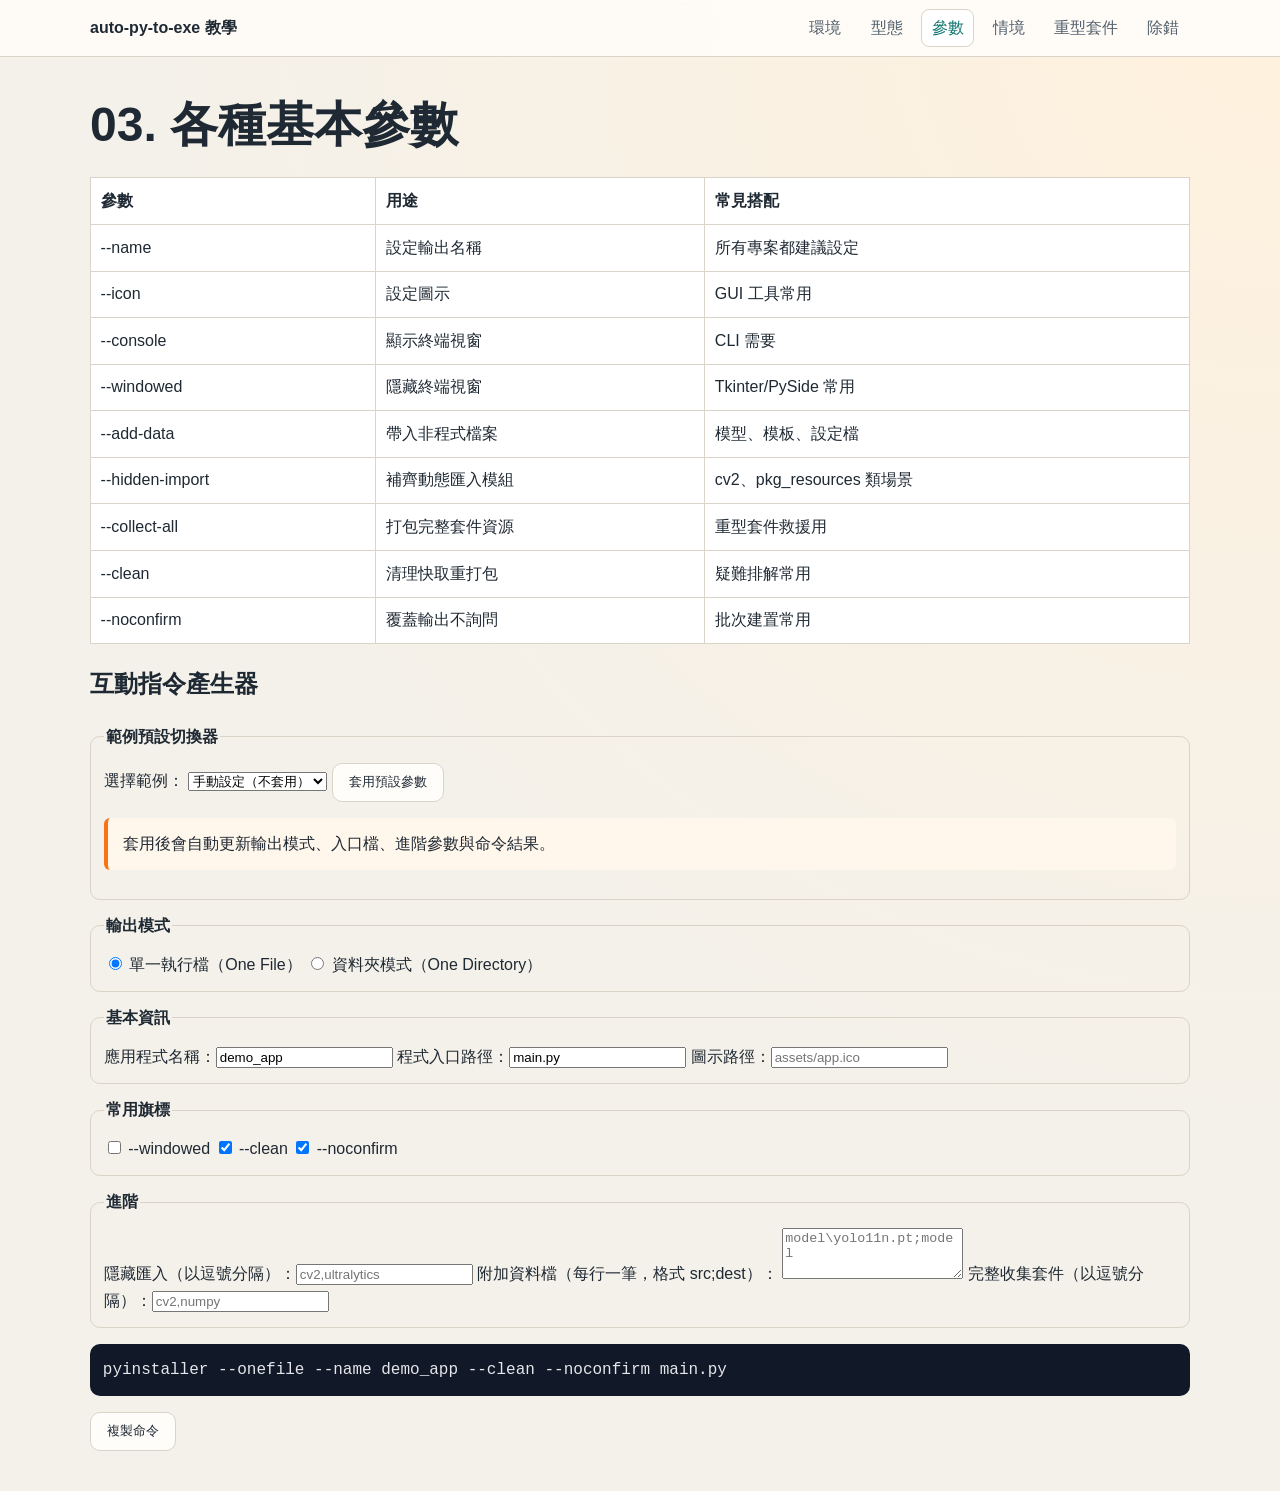
<file: pages/parameters.html>
<!doctype html>
<html lang="zh-Hant">
  <head>
    <meta charset="UTF-8" />
    <meta name="viewport" content="width=device-width, initial-scale=1.0" />
    <title>03. 基本參數全覽</title>
    <link rel="stylesheet" href="../css/style.css" />
    <script defer src="../js/main.js"></script>
    <script defer src="../js/interactive.js"></script>
  </head>
  <body>
    <nav class="top-nav">
      <div class="container nav-wrap">
        <a class="nav-brand" href="../index.html">auto-py-to-exe 教學</a>
        <div class="nav-links">
          <a href="basics.html">環境</a>
          <a href="packaging.html">型態</a>
          <a href="parameters.html">參數</a>
          <a href="scenarios.html">情境</a>
          <a href="heavy-libs.html">重型套件</a>
          <a href="troubleshooting.html">除錯</a>
        </div>
      </div>
    </nav>

    <main class="container content">
      <h1>03. 各種基本參數</h1>
      <div class="table-wrap">
        <table>
          <thead>
            <tr>
              <th>參數</th>
              <th>用途</th>
              <th>常見搭配</th>
            </tr>
          </thead>
          <tbody>
            <tr><td>--name</td><td>設定輸出名稱</td><td>所有專案都建議設定</td></tr>
            <tr><td>--icon</td><td>設定圖示</td><td>GUI 工具常用</td></tr>
            <tr><td>--console</td><td>顯示終端視窗</td><td>CLI 需要</td></tr>
            <tr><td>--windowed</td><td>隱藏終端視窗</td><td>Tkinter/PySide 常用</td></tr>
            <tr><td>--add-data</td><td>帶入非程式檔案</td><td>模型、模板、設定檔</td></tr>
            <tr><td>--hidden-import</td><td>補齊動態匯入模組</td><td>cv2、pkg_resources 類場景</td></tr>
            <tr><td>--collect-all</td><td>打包完整套件資源</td><td>重型套件救援用</td></tr>
            <tr><td>--clean</td><td>清理快取重打包</td><td>疑難排解常用</td></tr>
            <tr><td>--noconfirm</td><td>覆蓋輸出不詢問</td><td>批次建置常用</td></tr>
          </tbody>
        </table>
      </div>

      <h2 id="command-builder">互動指令產生器</h2>

      <fieldset>
        <legend class="legend">範例預設切換器</legend>
        <label>
          選擇範例：
          <select id="presetSelect">
            <option value="">手動設定（不套用）</option>
            <option value="cli">CLI 命令列工具</option>
            <option value="tkinter">Tkinter 視窗工具</option>
            <option value="opencv">OpenCV 影像處理</option>
            <option value="yolo">YOLO 模型載入</option>
            <option value="web">Flask 網頁服務</option>
          </select>
        </label>
        <button class="btn" id="applyPresetBtn" type="button">套用預設參數</button>
        <p class="callout">套用後會自動更新輸出模式、入口檔、進階參數與命令結果。</p>
      </fieldset>

      <form id="builderForm">
        <fieldset>
          <legend class="legend">輸出模式</legend>
          <label><input type="radio" name="mode" value="--onefile" checked /> 單一執行檔（One File）</label>
          <label><input type="radio" name="mode" value="--onedir" /> 資料夾模式（One Directory）</label>
        </fieldset>

        <fieldset>
          <legend class="legend">基本資訊</legend>
          <label>應用程式名稱：<input id="appName" value="demo_app" /></label>
          <label>程式入口路徑：<input id="scriptPath" value="main.py" /></label>
          <label>圖示路徑：<input id="iconPath" placeholder="assets/app.ico" /></label>
        </fieldset>

        <fieldset>
          <legend class="legend">常用旗標</legend>
          <label><input id="windowed" type="checkbox" /> --windowed</label>
          <label><input id="clean" type="checkbox" checked /> --clean</label>
          <label><input id="noconfirm" type="checkbox" checked /> --noconfirm</label>
        </fieldset>

        <fieldset>
          <legend class="legend">進階</legend>
          <label>隱藏匯入（以逗號分隔）：<input id="hiddenImports" placeholder="cv2,ultralytics" /></label>
          <label>附加資料檔（每行一筆，格式 src;dest）：</label>
          <textarea id="addData" rows="3" placeholder="model\yolo11n.pt;model"></textarea>
          <label>完整收集套件（以逗號分隔）：<input id="collectAll" placeholder="cv2,numpy" /></label>
        </fieldset>
      </form>

      <p class="output" id="commandOutput"></p>
      <button class="btn" type="button" onclick="copyCommand()">複製命令</button>
    </main>
  </body>
</html>
</file>
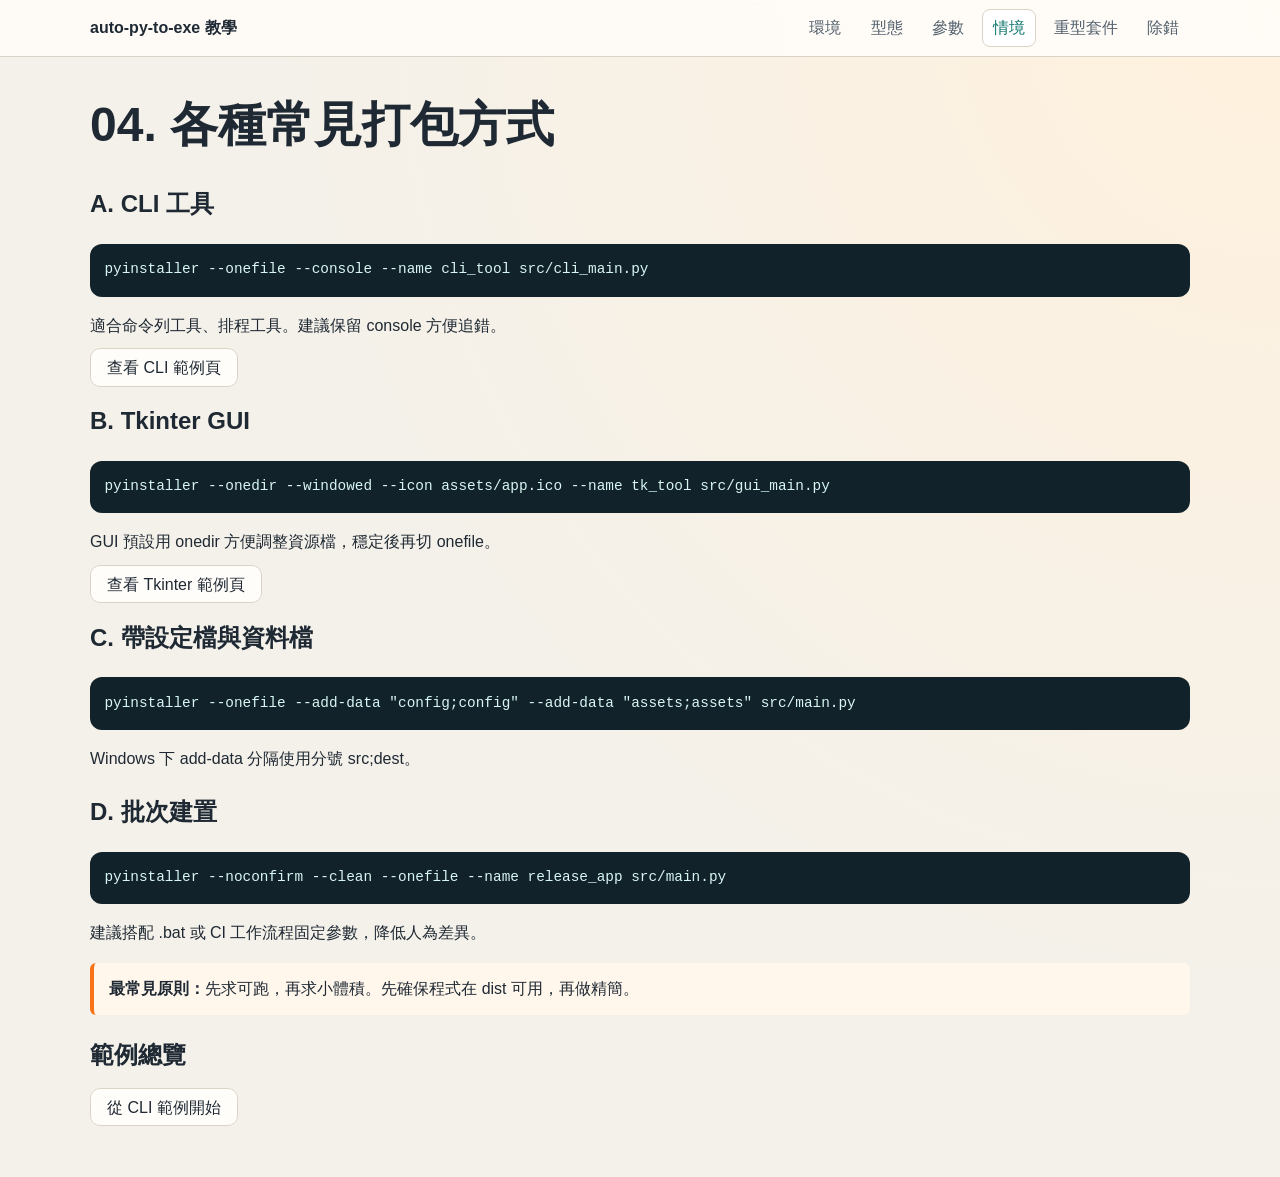
<file: pages/scenarios.html>
<!doctype html>
<html lang="zh-Hant">
  <head>
    <meta charset="UTF-8" />
    <meta name="viewport" content="width=device-width, initial-scale=1.0" />
    <title>04. 常見打包方式</title>
    <link rel="stylesheet" href="../css/style.css" />
    <script defer src="../js/main.js"></script>
  </head>
  <body>
    <nav class="top-nav">
      <div class="container nav-wrap">
        <a class="nav-brand" href="../index.html">auto-py-to-exe 教學</a>
        <div class="nav-links">
          <a href="basics.html">環境</a>
          <a href="packaging.html">型態</a>
          <a href="parameters.html">參數</a>
          <a href="scenarios.html">情境</a>
          <a href="heavy-libs.html">重型套件</a>
          <a href="troubleshooting.html">除錯</a>
        </div>
      </div>
    </nav>

    <main class="container content">
      <h1>04. 各種常見打包方式</h1>

      <h2>A. CLI 工具</h2>
      <pre class="code-block">pyinstaller --onefile --console --name cli_tool src/cli_main.py</pre>
      <p>適合命令列工具、排程工具。建議保留 console 方便追錯。</p>
      <p><a class="btn" href="example-cli.html">查看 CLI 範例頁</a></p>

      <h2>B. Tkinter GUI</h2>
      <pre class="code-block">pyinstaller --onedir --windowed --icon assets/app.ico --name tk_tool src/gui_main.py</pre>
      <p>GUI 預設用 onedir 方便調整資源檔，穩定後再切 onefile。</p>
      <p><a class="btn" href="example-tkinter.html">查看 Tkinter 範例頁</a></p>

      <h2>C. 帶設定檔與資料檔</h2>
      <pre class="code-block">pyinstaller --onefile --add-data "config;config" --add-data "assets;assets" src/main.py</pre>
      <p>Windows 下 add-data 分隔使用分號 src;dest。</p>

      <h2>D. 批次建置</h2>
      <pre class="code-block">pyinstaller --noconfirm --clean --onefile --name release_app src/main.py</pre>
      <p>建議搭配 .bat 或 CI 工作流程固定參數，降低人為差異。</p>

      <div class="callout">
        <strong>最常見原則：</strong>先求可跑，再求小體積。先確保程式在 dist 可用，再做精簡。
      </div>

      <h2>範例總覽</h2>
      <p><a class="btn" href="example-cli.html">從 CLI 範例開始</a></p>
    </main>
  </body>
</html>
</file>
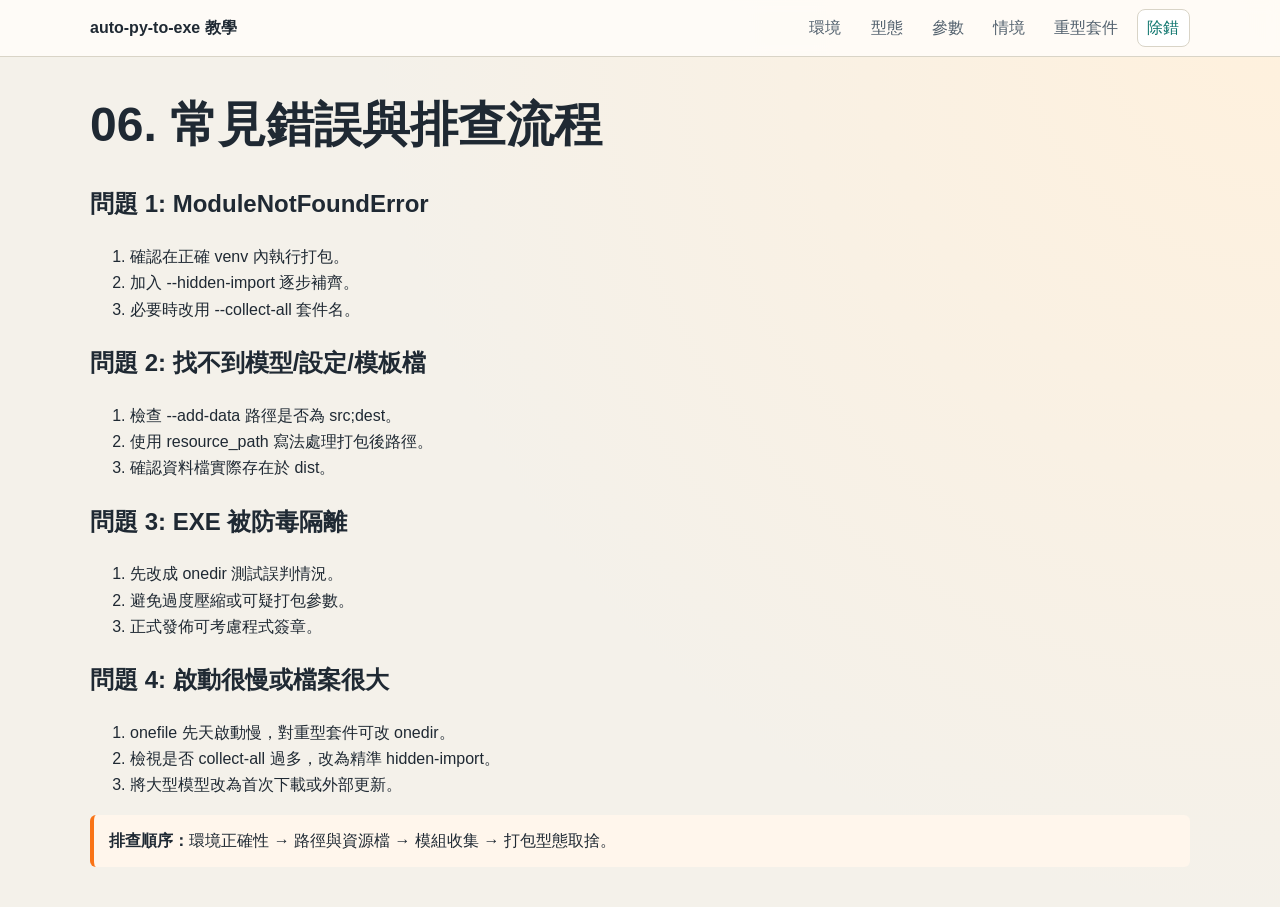
<file: pages/troubleshooting.html>
<!doctype html>
<html lang="zh-Hant">
  <head>
    <meta charset="UTF-8" />
    <meta name="viewport" content="width=device-width, initial-scale=1.0" />
    <title>06. 疑難排解</title>
    <link rel="stylesheet" href="../css/style.css" />
    <script defer src="../js/main.js"></script>
  </head>
  <body>
    <nav class="top-nav">
      <div class="container nav-wrap">
        <a class="nav-brand" href="../index.html">auto-py-to-exe 教學</a>
        <div class="nav-links">
          <a href="basics.html">環境</a>
          <a href="packaging.html">型態</a>
          <a href="parameters.html">參數</a>
          <a href="scenarios.html">情境</a>
          <a href="heavy-libs.html">重型套件</a>
          <a href="troubleshooting.html">除錯</a>
        </div>
      </div>
    </nav>

    <main class="container content">
      <h1>06. 常見錯誤與排查流程</h1>

      <h2>問題 1: ModuleNotFoundError</h2>
      <ol>
        <li>確認在正確 venv 內執行打包。</li>
        <li>加入 --hidden-import 逐步補齊。</li>
        <li>必要時改用 --collect-all 套件名。</li>
      </ol>

      <h2>問題 2: 找不到模型/設定/模板檔</h2>
      <ol>
        <li>檢查 --add-data 路徑是否為 src;dest。</li>
        <li>使用 resource_path 寫法處理打包後路徑。</li>
        <li>確認資料檔實際存在於 dist。</li>
      </ol>

      <h2>問題 3: EXE 被防毒隔離</h2>
      <ol>
        <li>先改成 onedir 測試誤判情況。</li>
        <li>避免過度壓縮或可疑打包參數。</li>
        <li>正式發佈可考慮程式簽章。</li>
      </ol>

      <h2>問題 4: 啟動很慢或檔案很大</h2>
      <ol>
        <li>onefile 先天啟動慢，對重型套件可改 onedir。</li>
        <li>檢視是否 collect-all 過多，改為精準 hidden-import。</li>
        <li>將大型模型改為首次下載或外部更新。</li>
      </ol>

      <div class="callout">
        <strong>排查順序：</strong>環境正確性 → 路徑與資源檔 → 模組收集 → 打包型態取捨。
      </div>
    </main>
  </body>
</html>
</file>
<file: css/style.css>
:root {
  --bg: #f4f1ea;
  --paper: #fffdfa;
  --ink: #1f2933;
  --muted: #52606d;
  --brand: #0f766e;
  --brand-2: #f97316;
  --line: #d9d4c7;
  --shadow: 0 10px 24px rgba(31, 41, 51, 0.08);
}

* {
  box-sizing: border-box;
}

body {
  margin: 0;
  font-family: "Segoe UI", "Microsoft JhengHei", sans-serif;
  background: radial-gradient(circle at top right, #fff1dd 0%, var(--bg) 58%);
  color: var(--ink);
  line-height: 1.65;
}

.container {
  width: min(1100px, 92vw);
  margin: 0 auto;
}

.hero {
  padding: 4rem 0 3rem;
  background:
    linear-gradient(135deg, rgba(15, 118, 110, 0.12), rgba(249, 115, 22, 0.14)),
    repeating-linear-gradient(
      45deg,
      rgba(255, 255, 255, 0.3),
      rgba(255, 255, 255, 0.3) 10px,
      rgba(255, 255, 255, 0.08) 10px,
      rgba(255, 255, 255, 0.08) 20px
    );
  border-bottom: 1px solid var(--line);
}

.eyebrow {
  text-transform: uppercase;
  font-size: 0.8rem;
  letter-spacing: 0.15em;
  color: var(--brand);
  margin: 0;
}

h1 {
  font-size: clamp(1.9rem, 4vw, 3rem);
  margin: 0.3rem 0 0.8rem;
}

.subtitle {
  max-width: 700px;
  color: var(--muted);
  margin: 0;
}

.hero-actions {
  display: flex;
  gap: 0.8rem;
  margin-top: 1.2rem;
}

.btn {
  border: 1px solid var(--line);
  padding: 0.6rem 1rem;
  text-decoration: none;
  color: var(--ink);
  border-radius: 10px;
  background: var(--paper);
}

.btn.primary {
  background: var(--brand);
  color: #fff;
  border-color: var(--brand);
}

.grid.cards {
  display: grid;
  grid-template-columns: repeat(3, minmax(0, 1fr));
  gap: 1rem;
  margin: 2rem 0;
}

.card {
  display: block;
  text-decoration: none;
  color: inherit;
  padding: 1rem;
  background: var(--paper);
  border: 1px solid var(--line);
  border-radius: 14px;
  box-shadow: var(--shadow);
  transition: transform 0.2s ease;
}

.card:hover {
  transform: translateY(-3px);
}

.card h2 {
  margin: 0 0 0.5rem;
  font-size: 1.12rem;
}

.card p {
  margin: 0;
  color: var(--muted);
}

.panel {
  background: var(--paper);
  border: 1px solid var(--line);
  border-radius: 14px;
  padding: 1rem 1.2rem;
  margin-bottom: 2rem;
}

nav.top-nav {
  border-bottom: 1px solid var(--line);
  background: rgba(255, 253, 250, 0.86);
  backdrop-filter: blur(6px);
  position: sticky;
  top: 0;
  z-index: 4;
}

.nav-wrap {
  display: flex;
  justify-content: space-between;
  align-items: center;
  padding: 0.55rem 0;
  gap: 0.8rem;
  flex-wrap: wrap;
}

.nav-brand {
  text-decoration: none;
  color: var(--ink);
  font-weight: 700;
}

.nav-links {
  display: flex;
  gap: 0.5rem;
  flex-wrap: wrap;
}

.nav-links a {
  text-decoration: none;
  color: var(--muted);
  border: 1px solid transparent;
  padding: 0.3rem 0.6rem;
  border-radius: 8px;
}

.nav-links a.active {
  color: var(--brand);
  border-color: var(--line);
  background: #fff;
}

.content {
  padding: 1.5rem 0 2.5rem;
}

.code-block {
  background: #12222a;
  color: #d7f6f3;
  border-radius: 12px;
  padding: 0.9rem;
  overflow-x: auto;
  font-family: Consolas, "Courier New", monospace;
  font-size: 0.9rem;
}

.callout {
  border-left: 4px solid var(--brand-2);
  background: #fff6ec;
  padding: 0.8rem 0.95rem;
  border-radius: 6px;
}

.table-wrap {
  overflow-x: auto;
}

table {
  border-collapse: collapse;
  width: 100%;
  background: #fff;
}

th,
td {
  border: 1px solid var(--line);
  padding: 0.6rem;
  text-align: left;
}

fieldset {
  border: 1px solid var(--line);
  border-radius: 10px;
  margin: 0 0 0.8rem;
  padding: 0.8rem;
}

.legend {
  font-weight: 700;
}

.output {
  background: #111827;
  color: #e5e7eb;
  border-radius: 10px;
  padding: 0.8rem;
  font-family: Consolas, "Courier New", monospace;
}

.footer {
  padding: 1rem 0 2rem;
  color: var(--muted);
}

@media (max-width: 900px) {
  .grid.cards {
    grid-template-columns: repeat(2, minmax(0, 1fr));
  }
}

@media (max-width: 640px) {
  .grid.cards {
    grid-template-columns: 1fr;
  }

  .hero-actions {
    flex-direction: column;
    align-items: flex-start;
  }
}
</file>
